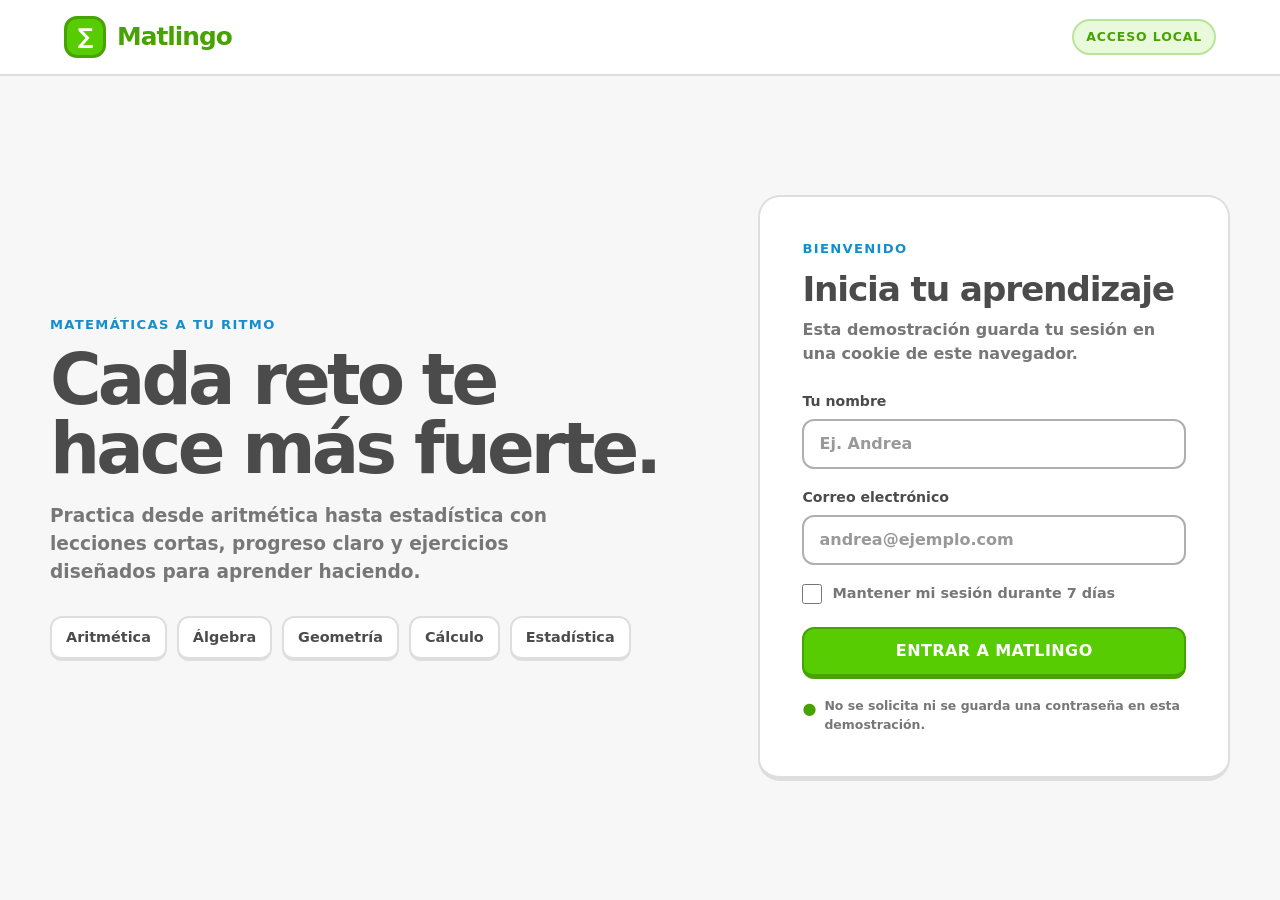
<file: Matlingo/index.html>
<!DOCTYPE html>
<html lang="es">
<head>
    <meta charset="UTF-8">
    <meta name="viewport" content="width=device-width, initial-scale=1.0">
    <title>Matlingo</title>
    <meta name="description" content="Aprende matemáticas paso a paso con Matlingo.">
    <link rel="stylesheet" href="styles.css">
    <script src="js/auth.js" defer></script>
</head>
<body>
    <header class="site-header">
        <div class="brand" aria-label="Matlingo">
            <span class="brand-mark" aria-hidden="true">∑</span>
            <span>Matlingo</span>
        </div>
        <p class="demo-badge">Acceso local</p>
    </header>

    <main class="app-shell">
        <section class="intro-panel" aria-labelledby="main-title">
            <p class="eyebrow">Matemáticas a tu ritmo</p>
            <h1 id="main-title">Cada reto te hace más fuerte.</h1>
            <p class="intro-copy">
                Practica desde aritmética hasta estadística con lecciones cortas,
                progreso claro y ejercicios diseñados para aprender haciendo.
            </p>
            <ul class="subject-list" aria-label="Temas disponibles">
                <li>Aritmética</li>
                <li>Álgebra</li>
                <li>Geometría</li>
                <li>Cálculo</li>
                <li>Estadística</li>
            </ul>
        </section>

        <section id="login-view" class="auth-card" aria-labelledby="login-title">
            <p class="eyebrow">Bienvenido</p>
            <h2 id="login-title">Inicia tu aprendizaje</h2>
            <p class="card-copy">
                Esta demostración guarda tu sesión en una cookie de este navegador.
            </p>

            <form id="login-form" novalidate>
                <div class="field">
                    <label for="name">Tu nombre</label>
                    <input
                        id="name"
                        name="name"
                        type="text"
                        minlength="2"
                        maxlength="40"
                        autocomplete="name"
                        placeholder="Ej. Andrea"
                        required
                    >
                </div>

                <div class="field">
                    <label for="email">Correo electrónico</label>
                    <input
                        id="email"
                        name="email"
                        type="email"
                        maxlength="120"
                        autocomplete="email"
                        placeholder="andrea@ejemplo.com"
                        required
                    >
                </div>

                <label class="remember-row" for="remember">
                    <input id="remember" name="remember" type="checkbox">
                    <span>Mantener mi sesión durante 7 días</span>
                </label>

                <button class="primary-button" type="submit">Entrar a Matlingo</button>
                <p id="form-message" class="form-message" role="status" aria-live="polite"></p>
            </form>

            <p class="privacy-note">
                <span aria-hidden="true">●</span>
                No se solicita ni se guarda una contraseña en esta demostración.
            </p>
        </section>

        <section id="session-view" class="session-card" aria-labelledby="session-title" hidden>
            <div class="profile-header">
                <span id="profile-initial" class="profile-avatar" aria-hidden="true">M</span>
                <div>
                    <strong id="profile-name">Estudiante</strong>
                    <p id="profile-email">correo@ejemplo.com</p>
                </div>
            </div>

            <p class="eyebrow">Sesión recuperada</p>
            <h2 id="session-title">¡Hola, <span id="welcome-name">estudiante</span>!</h2>
            <p class="card-copy">Tu espacio está listo. Elige un tema para comenzar a practicar.</p>
            <p id="session-type" class="session-status"></p>

            <ul class="topics-preview" aria-label="Rutas de aprendizaje">
                <li><span class="topic-icon" aria-hidden="true">+</span>Aritmética</li>
                <li><span class="topic-icon" aria-hidden="true">x</span>Álgebra</li>
                <li><span class="topic-icon" aria-hidden="true">△</span>Geometría</li>
                <li><span class="topic-icon" aria-hidden="true">%</span>Estadística</li>
            </ul>

            <button id="logout-button" class="secondary-button" type="button">Cerrar sesión</button>
            <p id="session-notice" class="session-notice" role="status" aria-live="polite" hidden></p>
        </section>
    </main>
</body>
</html>
</file>
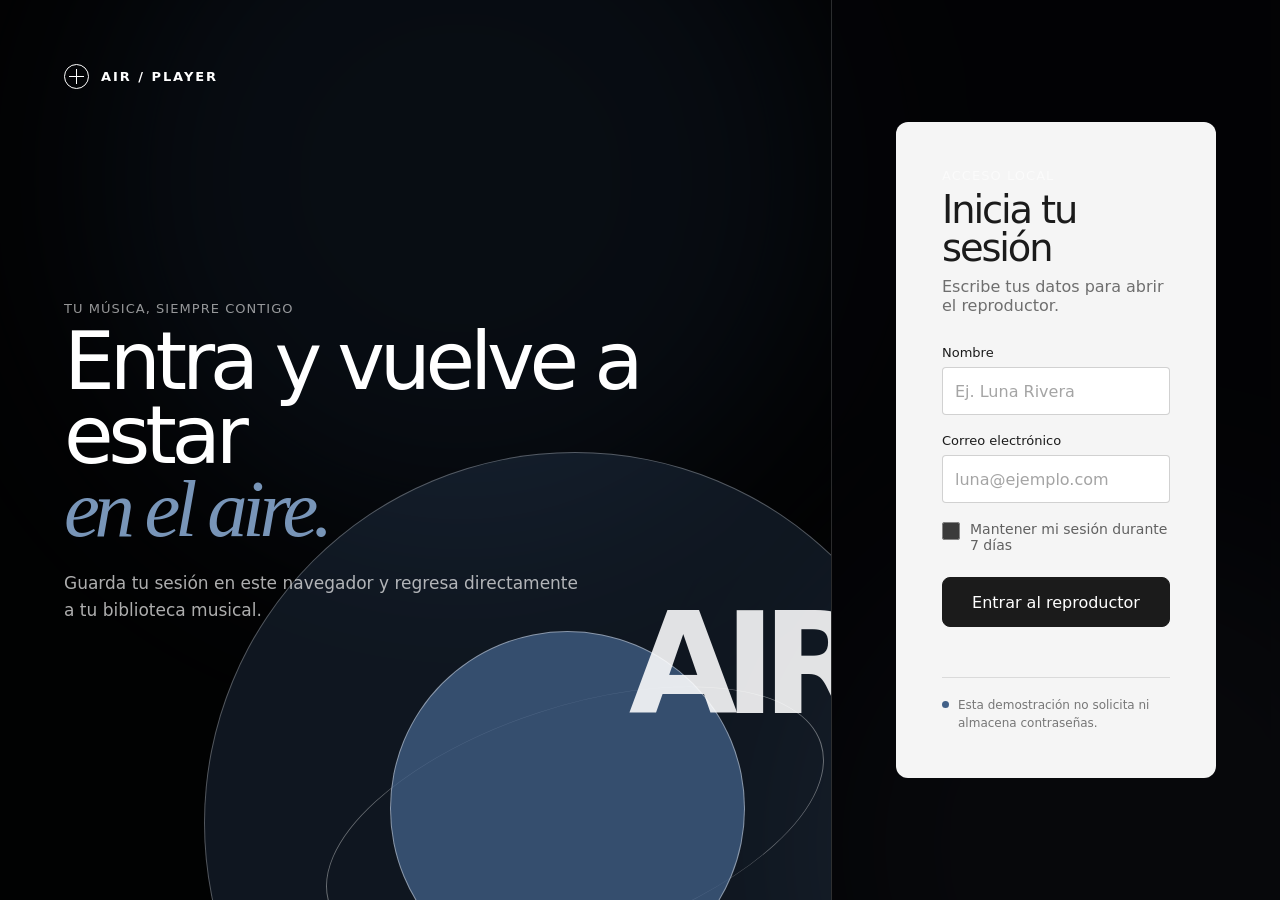
<file: Reproductor/index.html>
<!DOCTYPE html>
<html lang="es">
<head>
    <meta charset="UTF-8">
    <meta name="viewport" content="width=device-width, initial-scale=1.0">
    <meta name="description" content="Reproductor musical responsive con lista de canciones y controles de reproducción.">
    <title>Air Player — Reproductor de música</title>
    <link rel="stylesheet" href="Reproductor.css">
    <script src="auth.js" defer></script>
    <script src="reproductor.js" defer></script>
</head>
<body>
<div class="Atmosfera" aria-hidden="true">
    <span></span>
    <span></span>
</div>

<main class="Acceso" id="VistaAcceso">
    <section class="Acceso_presentacion" aria-labelledby="TituloAcceso">
        <a class="Marca Marca--acceso" href="#" aria-label="Air Player, inicio">
            <span class="Marca_simbolo" aria-hidden="true"></span>
            <span>AIR / PLAYER</span>
        </a>
        <div class="Acceso_mensaje">
            <p class="Etiqueta">Tu música, siempre contigo</p>
            <h1 id="TituloAcceso">Entra y vuelve a estar <em>en el aire.</em></h1>
            <p>Guarda tu sesión en este navegador y regresa directamente a tu biblioteca musical.</p>
        </div>
        <div class="Escultura" aria-hidden="true">
            <span class="Escultura_orbita"></span>
            <span class="Escultura_esfera"></span>
            <strong>AIR</strong>
        </div>
    </section>

    <section class="Acceso_panel" aria-labelledby="TituloFormulario">
        <div class="Acceso_tarjeta">
            <p class="Etiqueta Etiqueta--oscura">Acceso local</p>
            <h2 id="TituloFormulario">Inicia tu sesión</h2>
            <p class="Acceso_descripcion">Escribe tus datos para abrir el reproductor.</p>

            <form id="FormularioAcceso" novalidate>
                <div class="Campo_acceso">
                    <label for="NombreAcceso">Nombre</label>
                    <input
                        id="NombreAcceso"
                        name="name"
                        type="text"
                        minlength="2"
                        maxlength="40"
                        autocomplete="name"
                        placeholder="Ej. Luna Rivera"
                        required
                    >
                </div>

                <div class="Campo_acceso">
                    <label for="CorreoAcceso">Correo electrónico</label>
                    <input
                        id="CorreoAcceso"
                        name="email"
                        type="email"
                        maxlength="120"
                        autocomplete="email"
                        placeholder="luna@ejemplo.com"
                        required
                    >
                </div>

                <label class="Recordar_acceso" for="RecordarAcceso">
                    <input id="RecordarAcceso" name="remember" type="checkbox">
                    <span>Mantener mi sesión durante 7 días</span>
                </label>

                <button class="Boton_entrar" type="submit">Entrar al reproductor</button>
                <p id="MensajeAcceso" class="Mensaje_acceso" role="status" aria-live="polite"></p>
            </form>

            <p class="Nota_privacidad">
                <span aria-hidden="true"></span>
                Esta demostración no solicita ni almacena contraseñas.
            </p>
        </div>
    </section>
</main>

<main class="Reproductor" id="PlayerApp" hidden>
    <header class="Cabecera">
        <a class="Marca" href="#" aria-label="Air Player, inicio">
            <span class="Marca_simbolo" aria-hidden="true"></span>
            <span>AIR / PLAYER</span>
        </a>

        <div class="Cabecera_acciones">
            <span class="Estado_sesion" id="EstadoReproductor" aria-live="polite">Listo para reproducir</span>
            <div class="Perfil_sesion" title="Sesión activa">
                <span class="Perfil_inicial" id="InicialUsuario" aria-hidden="true">A</span>
                <span class="Perfil_datos">
                    <strong id="NombreUsuario">Usuario</strong>
                    <small id="CorreoUsuario">correo@ejemplo.com</small>
                </span>
            </div>
            <button class="Boton_fantasma" id="CerrarSesion" type="button">Cerrar sesión</button>
        </div>
    </header>

    <section class="Panel_izquierdo" aria-labelledby="TituloBiblioteca">
        <div class="Encabezado_seccion">
            <div>
                <p class="Etiqueta">Tu biblioteca · 6 canciones</p>
                <h1 id="TituloBiblioteca">Música para estar <em>en el aire.</em></h1>
            </div>
            <button class="Boton_fantasma" type="button" data-action="shuffle">
                <svg viewBox="0 0 24 24" aria-hidden="true">
                    <path d="M16 3h5v5M4 20 21 3M21 16v5h-5M15 15l6 6M4 4l5 5"/>
                </svg>
                Aleatorio
            </button>
        </div>

        <div class="Columnas_lista" aria-hidden="true">
            <span>#</span>
            <span>Canción</span>
            <span>Álbum</span>
            <span>Duración</span>
        </div>

        <ol class="Lista_canciones" aria-label="Lista de canciones">
            <li>
                <button class="Cancion Cancion_activa" type="button" aria-current="true" data-track="0">
                    <span class="Numero">01</span>
                    <span class="Mini_portada Mini_portada--azul" aria-hidden="true"><i></i></span>
                    <span class="Datos_cancion">
                        <strong>Midnight Glass</strong>
                        <small>Lumen Vale</small>
                    </span>
                    <span class="Album">Cloud Studies</span>
                    <span class="Duracion">00:18</span>
                    <span class="Accion_cancion" aria-hidden="true">•••</span>
                </button>
            </li>
            <li>
                <button class="Cancion" type="button" data-track="1">
                    <span class="Numero">02</span>
                    <span class="Mini_portada Mini_portada--humo" aria-hidden="true"><i></i></span>
                    <span class="Datos_cancion">
                        <strong>Cloudline</strong>
                        <small>Orin Grey</small>
                    </span>
                    <span class="Album">Open Skies</span>
                    <span class="Duracion">00:20</span>
                    <span class="Accion_cancion" aria-hidden="true">•••</span>
                </button>
            </li>
            <li>
                <button class="Cancion" type="button" data-track="2">
                    <span class="Numero">03</span>
                    <span class="Mini_portada Mini_portada--claro" aria-hidden="true"><i></i></span>
                    <span class="Datos_cancion">
                        <strong>Afterglow</strong>
                        <small>Nora Field</small>
                    </span>
                    <span class="Album">Soft Geometry</span>
                    <span class="Duracion">00:22</span>
                    <span class="Accion_cancion" aria-hidden="true">•••</span>
                </button>
            </li>
            <li>
                <button class="Cancion" type="button" data-track="3">
                    <span class="Numero">04</span>
                    <span class="Mini_portada Mini_portada--tinta" aria-hidden="true"><i></i></span>
                    <span class="Datos_cancion">
                        <strong>Still Moving</strong>
                        <small>North/West</small>
                    </span>
                    <span class="Album">Quiet Motion</span>
                    <span class="Duracion">00:19</span>
                    <span class="Accion_cancion" aria-hidden="true">•••</span>
                </button>
            </li>
            <li>
                <button class="Cancion" type="button" data-track="4">
                    <span class="Numero">05</span>
                    <span class="Mini_portada Mini_portada--blanco" aria-hidden="true"><i></i></span>
                    <span class="Datos_cancion">
                        <strong>White Noise</strong>
                        <small>Aster Club</small>
                    </span>
                    <span class="Album">Frequency</span>
                    <span class="Duracion">00:21</span>
                    <span class="Accion_cancion" aria-hidden="true">•••</span>
                </button>
            </li>
            <li>
                <button class="Cancion" type="button" data-track="5">
                    <span class="Numero">06</span>
                    <span class="Mini_portada Mini_portada--noche" aria-hidden="true"><i></i></span>
                    <span class="Datos_cancion">
                        <strong>Last Light</strong>
                        <small>Velvet Hours</small>
                    </span>
                    <span class="Album">Blue Evening</span>
                    <span class="Duracion">00:23</span>
                    <span class="Accion_cancion" aria-hidden="true">•••</span>
                </button>
            </li>
        </ol>
    </section>

    <aside class="Panel_derecho" aria-labelledby="TituloActual">
        <div class="Panel_derecho_cabecera">
            <p class="Etiqueta">Reproduciendo ahora</p>
            <button class="Boton_icono" type="button" aria-label="Guardar en favoritos" data-action="favorite">
                <svg viewBox="0 0 24 24" aria-hidden="true">
                    <path d="M20.8 4.6a5.5 5.5 0 0 0-7.8 0L12 5.7l-1.1-1.1a5.5 5.5 0 0 0-7.8 7.8l1.1 1.1L12 21l7.8-7.5 1.1-1.1a5.5 5.5 0 0 0-.1-7.8Z"/>
                </svg>
            </button>
        </div>

        <div class="Portada" id="PortadaActual" data-theme="azul" role="img" aria-label="Portada abstracta de Midnight Glass">
            <span class="Portada_orbita"></span>
            <span class="Portada_esfera"></span>
            <span class="Portada_nombre">AIR</span>
            <small id="PortadaMeta">Cloud Studies · 2026</small>
        </div>

        <div class="Informacion_actual">
            <p class="Etiqueta" id="AlbumActual">Cloud Studies</p>
            <h2 id="TituloActual">Midnight Glass</h2>
            <p id="ArtistaActual">Lumen Vale</p>
        </div>

        <dl class="Metadatos">
            <div><dt>Año</dt><dd id="AnoActual">2026</dd></div>
            <div><dt>Género</dt><dd id="GeneroActual">Ambient</dd></div>
            <div><dt>Duración</dt><dd id="DuracionActual">00:18</dd></div>
        </dl>
    </aside>

    <nav class="Barra_Musica" aria-label="Controles del reproductor">
        <div class="Cancion_compacta">
            <span class="Mini_portada Mini_portada--azul" id="PortadaCompacta" aria-hidden="true"><i></i></span>
            <span>
                <strong id="TituloCompacto">Midnight Glass</strong>
                <small id="ArtistaCompacto">Lumen Vale</small>
            </span>
        </div>

        <div class="Controles_centrales">
            <div class="Botones_reproduccion">
                <button class="Boton_control" type="button" aria-label="Canción anterior" data-action="previous">
                    <svg viewBox="0 0 24 24" aria-hidden="true"><path d="M19 20 9 12l10-8v16ZM5 19V5"/></svg>
                </button>
                <button class="Boton_reproducir" type="button" aria-label="Reproducir" data-action="play" data-playing="false">
                    <svg class="Icono_play" viewBox="0 0 24 24" aria-hidden="true"><path d="m8 5 11 7-11 7V5Z"/></svg>
                    <svg class="Icono_pausa" viewBox="0 0 24 24" aria-hidden="true"><path d="M9 5v14M15 5v14"/></svg>
                </button>
                <button class="Boton_control" type="button" aria-label="Canción siguiente" data-action="next">
                    <svg viewBox="0 0 24 24" aria-hidden="true"><path d="m5 4 10 8-10 8V4Zm14 1v14"/></svg>
                </button>
            </div>

            <div class="Progreso">
                <time id="TiempoActual" datetime="PT0S">00:00</time>
                <label class="Solo_lectores" for="BarraProgreso">Progreso de la canción</label>
                <input id="BarraProgreso" type="range" min="0" max="18" value="0" aria-valuetext="0 segundos de 18 segundos">
                <time id="TiempoTotal" datetime="PT18S">00:18</time>
            </div>
        </div>

        <div class="Volumen">
            <svg viewBox="0 0 24 24" aria-hidden="true"><path d="M11 5 6 9H2v6h4l5 4V5Zm4.5 3.5a5 5 0 0 1 0 7M18 6a8 8 0 0 1 0 12"/></svg>
            <label class="Solo_lectores" for="ControlVolumen">Volumen</label>
            <input id="ControlVolumen" type="range" min="0" max="100" value="72">
        </div>

        <audio id="Audio" preload="metadata"></audio>
    </nav>

    <p id="AvisoCookie" class="Aviso_cookie" role="status" aria-live="polite" hidden></p>
</main>
</body>
</html>
</file>
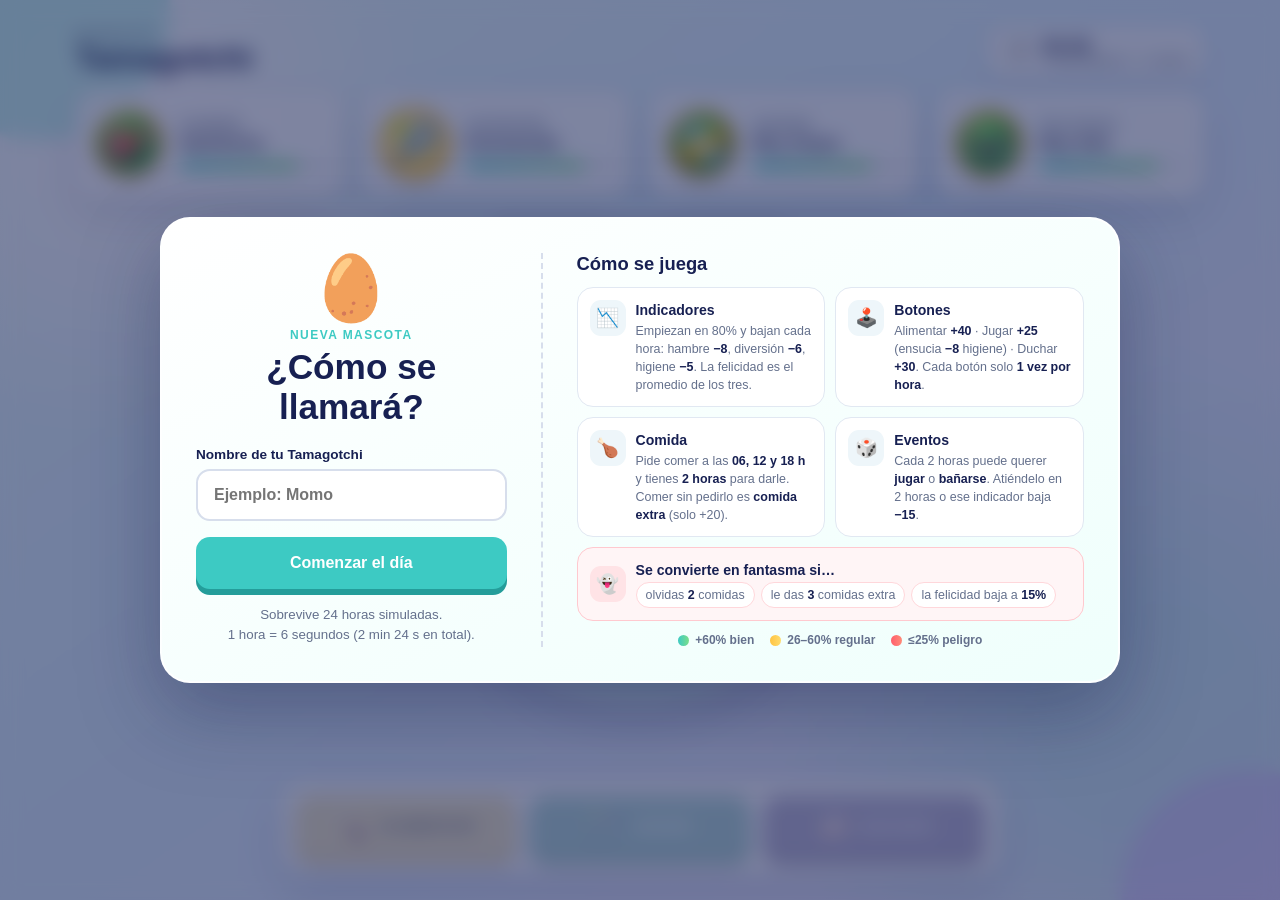
<file: Tamagochi/index.html>
<!DOCTYPE html>
<html lang="es">
<head>
    <meta charset="UTF-8">
    <meta name="viewport" content="width=device-width, initial-scale=1.0">
    <title>Mi Tamagotchi</title>
        <link rel="icon" type="image/png" href="IMGs/Tama.png" />
    <link rel="stylesheet" href="Tamagochi.css">
</head>
<body>
<main class="Panel">
    <header class="Zona_superior">
        <div class="Info_juego">
            <div class="Identidad">
                <span>Mi mascota</span>
                <h1 id="NombreMascota">Tamagotchi</h1>
            </div>

            <div class="Reloj" aria-label="Reloj simulado">
                <span aria-hidden="true">⏱️</span>
                <div>
                    <strong id="Hora">00:00</strong>
                    <small>6 segundos = 1 hora</small>
                </div>
            </div>
        </div>

        <section class="Barra_Estados" aria-label="Estados de la mascota">
            <article class="Estado">
                <img src="IMGs/lleno.png" alt="Indicador de alimentación">
                <div class="Estado_contenido">
                    <span>Hambre</span>
                    <strong id="TextoHambre">Satisfecho</strong>
                    <div class="Medidor" aria-label="Hambre al 80%">
                        <span id="NivelHambre" style="--nivel: 80%"></span>
                    </div>
                </div>
            </article>

            <article class="Estado">
                <span class="Estado_icono" aria-hidden="true">🎾</span>
                <div class="Estado_contenido">
                    <span>Diversión</span>
                    <strong id="TextoDiversion">Entretenido</strong>
                    <div class="Medidor" aria-label="Diversión al 80%">
                        <span id="NivelDiversion" style="--nivel: 80%"></span>
                    </div>
                </div>
            </article>

            <article class="Estado">
                <img src="IMGs/limpio.png" alt="Indicador de higiene">
                <div class="Estado_contenido">
                    <span>Higiene</span>
                    <strong id="TextoHigiene">Muy limpio</strong>
                    <div class="Medidor" aria-label="Higiene al 80%">
                        <span id="NivelHigiene" style="--nivel: 80%"></span>
                    </div>
                </div>
            </article>

            <article class="Estado">
                <img src="IMGs/feliz.png" alt="Indicador de felicidad">
                <div class="Estado_contenido">
                    <span>Felicidad</span>
                    <strong id="TextoFelicidad">Muy feliz</strong>
                    <div class="Medidor" aria-label="Felicidad al 80%">
                        <span id="NivelFelicidad" style="--nivel: 80%"></span>
                    </div>
                </div>
            </article>
        </section>
    </header>

    <section class="Tamagochi" aria-label="Tu mascota virtual">
        <div class="Escenario" id="Escenario">
            <p class="Mensaje" id="Mensaje" aria-live="polite">Escribe un nombre para comenzar</p>
            <p class="Evento oculto" id="Evento" aria-live="assertive"></p>
            <img src="IMGs/Tama.png" alt="Tamagotchi feliz de color turquesa" id="Tama">
            <div class="Fantasma oculto" id="Fantasma" aria-label="La mascota se convirtió en fantasma">👻</div>
            <span class="Sombra" aria-hidden="true"></span>
        </div>
    </section>

    <nav class="Barra_acciones" aria-label="Acciones para cuidar a la mascota">
        <button type="button" id="Alimentar" disabled>
            <span class="Boton_icono" aria-hidden="true">🍗</span>
            <span>Alimentar</span>
        </button>

        <button type="button" id="Jugar" disabled>
            <span class="Boton_icono" aria-hidden="true">🎾</span>
            <span>Jugar</span>
        </button>

        <button type="button" id="Duchar" disabled>
            <span class="Boton_icono" aria-hidden="true">🧼</span>
            <span>Duchar</span>
        </button>
    </nav>
</main>

<div class="Modal" id="ModalInicio" role="dialog" aria-modal="true" aria-labelledby="TituloInicio">
    <div class="Modal_tarjeta Inicio">
        <!-- Columna izquierda: nombre de la mascota -->
        <form class="Inicio_formulario" id="FormularioInicio">
            <span class="Modal_emoji" aria-hidden="true">🥚</span>
            <p class="Modal_etiqueta">Nueva mascota</p>
            <h2 id="TituloInicio">¿Cómo se llamará?</h2>
            <label for="NombreInput">Nombre de tu Tamagotchi</label>
            <input id="NombreInput" name="nombre" type="text" maxlength="18" placeholder="Ejemplo: Momo" required autocomplete="off">
            <button class="Boton_principal" type="submit">Comenzar el día</button>
            <small>Sobrevive 24 horas simuladas.<br>1 hora = 6 segundos (2 min 24 s en total).</small>
        </form>

        <!-- Columna derecha: reglas resumidas -->
        <section class="Reglas" aria-labelledby="TituloReglas">
            <h3 id="TituloReglas">Cómo se juega</h3>

            <div class="Reglas_grid">
                <article class="Regla">
                    <span class="Regla_icono" aria-hidden="true">📉</span>
                    <div>
                        <h4>Indicadores</h4>
                        <p>Empiezan en 80% y bajan cada hora: hambre <b>−8</b>, diversión <b>−6</b>, higiene <b>−5</b>. La felicidad es el promedio de los tres.</p>
                    </div>
                </article>

                <article class="Regla">
                    <span class="Regla_icono" aria-hidden="true">🕹️</span>
                    <div>
                        <h4>Botones</h4>
                        <p>Alimentar <b>+40</b> · Jugar <b>+25</b> (ensucia <b>−8</b> higiene) · Duchar <b>+30</b>. Cada botón solo <b>1 vez por hora</b>.</p>
                    </div>
                </article>

                <article class="Regla">
                    <span class="Regla_icono" aria-hidden="true">🍗</span>
                    <div>
                        <h4>Comida</h4>
                        <p>Pide comer a las <b>06, 12 y 18 h</b> y tienes <b>2 horas</b> para darle. Comer sin pedirlo es <b>comida extra</b> (solo +20).</p>
                    </div>
                </article>

                <article class="Regla">
                    <span class="Regla_icono" aria-hidden="true">🎲</span>
                    <div>
                        <h4>Eventos</h4>
                        <p>Cada 2 horas puede querer <b>jugar</b> o <b>bañarse</b>. Atiéndelo en 2 horas o ese indicador baja <b>−15</b>.</p>
                    </div>
                </article>
            </div>

            <article class="Regla Regla_peligro">
                <span class="Regla_icono" aria-hidden="true">👻</span>
                <div>
                    <h4>Se convierte en fantasma si…</h4>
                    <ul>
                        <li>olvidas <b>2</b> comidas</li>
                        <li>le das <b>3</b> comidas extra</li>
                        <li>la felicidad baja a <b>15%</b></li>
                    </ul>
                </div>
            </article>

            <p class="Reglas_colores">
                <span><i class="Punto bien"></i>+60% bien</span>
                <span><i class="Punto medio"></i>26–60% regular</span>
                <span><i class="Punto peligro"></i>≤25% peligro</span>
            </p>
        </section>
    </div>
</div>

<div class="Modal oculto" id="ModalResumen" role="dialog" aria-modal="true" aria-labelledby="TituloResumen">
    <section class="Modal_tarjeta Resumen">
        <span class="Modal_emoji" id="EmojiResultado" aria-hidden="true">🏆</span>
        <p class="Modal_etiqueta">Resumen del día</p>
        <h2 id="TituloResumen">¡Día completado!</h2>
        <p id="TextoResultado"></p>
        <dl class="Resumen_datos">
            <div><dt>Horas</dt><dd id="ResumenHoras">0</dd></div>
            <div><dt>Alimentos</dt><dd id="ResumenAlimentos">0</dd></div>
            <div><dt>Juegos</dt><dd id="ResumenJuegos">0</dd></div>
            <div><dt>Baños</dt><dd id="ResumenBanos">0</dd></div>
            <div><dt>Eventos atendidos</dt><dd id="ResumenEventos">0</dd></div>
            <div><dt>Eventos ignorados</dt><dd id="ResumenIgnorados">0</dd></div>
            <div><dt>Comidas olvidadas</dt><dd id="ResumenOlvidadas">0</dd></div>
            <div><dt>Felicidad final</dt><dd id="ResumenFelicidad">0%</dd></div>
        </dl>
        <button class="Boton_principal" id="Reiniciar" type="button">Jugar otra vez</button>
    </section>
</div>

<script src="Tamagochi.js"></script>
</body>
</html>
</file>
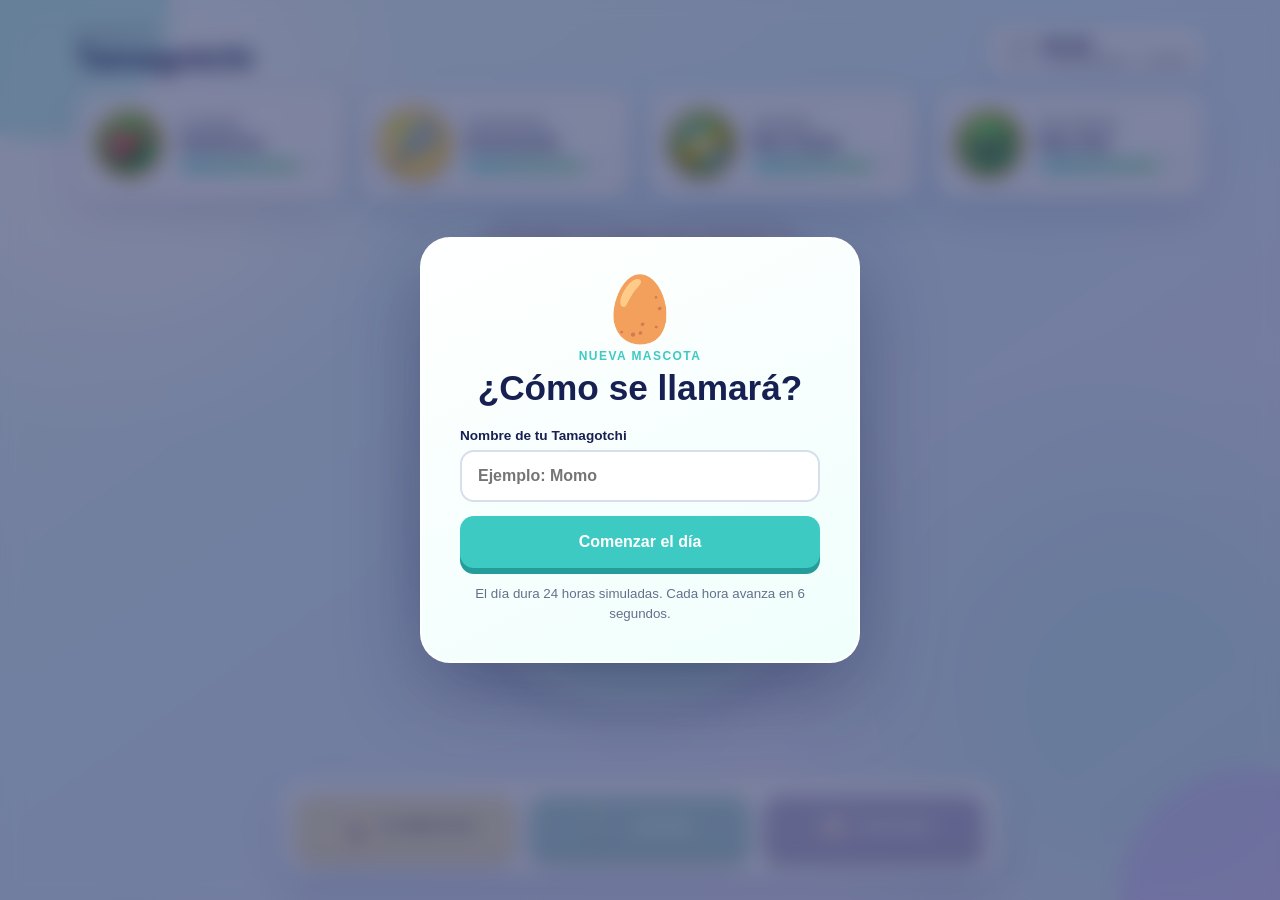
<file: Tamagochi/Tamagochi.html>
<!DOCTYPE html>
<html lang="es">
<head>
    <meta charset="UTF-8">
    <meta name="viewport" content="width=device-width, initial-scale=1.0">
    <title>Mi Tamagotchi</title>
    <link rel="stylesheet" href="Tamagochi.css">
</head>
<body>
<main class="Panel">
    <header class="Zona_superior">
        <div class="Info_juego">
            <div class="Identidad">
                <span>Mi mascota</span>
                <h1 id="NombreMascota">Tamagotchi</h1>
            </div>

            <div class="Reloj" aria-label="Reloj simulado">
                <span aria-hidden="true">⏱️</span>
                <div>
                    <strong id="Hora">00:00</strong>
                    <small>6 segundos = 1 hora</small>
                </div>
            </div>
        </div>

        <section class="Barra_Estados" aria-label="Estados de la mascota">
            <article class="Estado">
                <img src="IMGs/lleno.png" alt="Indicador de alimentación">
                <div class="Estado_contenido">
                    <span>Hambre</span>
                    <strong id="TextoHambre">Satisfecho</strong>
                    <div class="Medidor" aria-label="Hambre al 80%">
                        <span id="NivelHambre" style="--nivel: 80%"></span>
                    </div>
                </div>
            </article>

            <article class="Estado">
                <span class="Estado_icono" aria-hidden="true">🎾</span>
                <div class="Estado_contenido">
                    <span>Diversión</span>
                    <strong id="TextoDiversion">Entretenido</strong>
                    <div class="Medidor" aria-label="Diversión al 80%">
                        <span id="NivelDiversion" style="--nivel: 80%"></span>
                    </div>
                </div>
            </article>

            <article class="Estado">
                <img src="IMGs/limpio.png" alt="Indicador de higiene">
                <div class="Estado_contenido">
                    <span>Higiene</span>
                    <strong id="TextoHigiene">Muy limpio</strong>
                    <div class="Medidor" aria-label="Higiene al 80%">
                        <span id="NivelHigiene" style="--nivel: 80%"></span>
                    </div>
                </div>
            </article>

            <article class="Estado">
                <img src="IMGs/feliz.png" alt="Indicador de felicidad">
                <div class="Estado_contenido">
                    <span>Felicidad</span>
                    <strong id="TextoFelicidad">Muy feliz</strong>
                    <div class="Medidor" aria-label="Felicidad al 80%">
                        <span id="NivelFelicidad" style="--nivel: 80%"></span>
                    </div>
                </div>
            </article>
        </section>
    </header>

    <section class="Tamagochi" aria-label="Tu mascota virtual">
        <div class="Escenario" id="Escenario">
            <p class="Mensaje" id="Mensaje" aria-live="polite">Escribe un nombre para comenzar</p>
            <p class="Evento oculto" id="Evento" aria-live="assertive"></p>
            <img src="IMGs/Tama.png" alt="Tamagotchi feliz de color turquesa" id="Tama">
            <div class="Fantasma oculto" id="Fantasma" aria-label="La mascota se convirtió en fantasma">👻</div>
            <span class="Sombra" aria-hidden="true"></span>
        </div>
    </section>

    <nav class="Barra_acciones" aria-label="Acciones para cuidar a la mascota">
        <button type="button" id="Alimentar" disabled>
            <span class="Boton_icono" aria-hidden="true">🍗</span>
            <span>Alimentar</span>
        </button>

        <button type="button" id="Jugar" disabled>
            <span class="Boton_icono" aria-hidden="true">🎾</span>
            <span>Jugar</span>
        </button>

        <button type="button" id="Duchar" disabled>
            <span class="Boton_icono" aria-hidden="true">🧼</span>
            <span>Duchar</span>
        </button>
    </nav>
</main>

<div class="Modal" id="ModalInicio" role="dialog" aria-modal="true" aria-labelledby="TituloInicio">
    <form class="Modal_tarjeta" id="FormularioInicio">
        <span class="Modal_emoji" aria-hidden="true">🥚</span>
        <p class="Modal_etiqueta">Nueva mascota</p>
        <h2 id="TituloInicio">¿Cómo se llamará?</h2>
        <label for="NombreInput">Nombre de tu Tamagotchi</label>
        <input id="NombreInput" name="nombre" type="text" maxlength="18" placeholder="Ejemplo: Momo" required autocomplete="off">
        <button class="Boton_principal" type="submit">Comenzar el día</button>
        <small>El día dura 24 horas simuladas. Cada hora avanza en 6 segundos.</small>
    </form>
</div>

<div class="Modal oculto" id="ModalResumen" role="dialog" aria-modal="true" aria-labelledby="TituloResumen">
    <section class="Modal_tarjeta Resumen">
        <span class="Modal_emoji" id="EmojiResultado" aria-hidden="true">🏆</span>
        <p class="Modal_etiqueta">Resumen del día</p>
        <h2 id="TituloResumen">¡Día completado!</h2>
        <p id="TextoResultado"></p>
        <dl class="Resumen_datos">
            <div><dt>Horas</dt><dd id="ResumenHoras">0</dd></div>
            <div><dt>Alimentos</dt><dd id="ResumenAlimentos">0</dd></div>
            <div><dt>Juegos</dt><dd id="ResumenJuegos">0</dd></div>
            <div><dt>Baños</dt><dd id="ResumenBanos">0</dd></div>
            <div><dt>Eventos atendidos</dt><dd id="ResumenEventos">0</dd></div>
            <div><dt>Felicidad final</dt><dd id="ResumenFelicidad">0%</dd></div>
        </dl>
        <button class="Boton_principal" id="Reiniciar" type="button">Jugar otra vez</button>
    </section>
</div>

<script src="Tamagochi.js"></script>
</body>
</html>
</file>
<file: Matlingo/styles.css>
:root {
  --green: #58cc02;
  --green-dark: #46a302;
  --green-soft: #e9f9dc;
  --blue: #1cb0f6;
  --blue-dark: #168dcc;
  --blue-soft: #e4f6ff;
  --charcoal: #4b4b4b;
  --gray: #777777;
  --border: #dedede;
  --border-strong: #afafaf;
  --surface: #ffffff;
  --background: #f7f7f7;
  --danger: #d33131;
  --radius: 16px;
  --font: "Nunito", "Segoe UI", system-ui, sans-serif;
}

* {
  box-sizing: border-box;
}

html {
  min-height: 100%;
  background: var(--background);
}

body {
  min-height: 100vh;
  margin: 0;
  color: var(--charcoal);
  background: var(--background);
  font-family: var(--font);
  line-height: 1.5;
}

button,
input {
  font: inherit;
}

button,
label,
input[type="checkbox"] {
  cursor: pointer;
}

.site-header {
  display: flex;
  align-items: center;
  justify-content: space-between;
  width: 100%;
  min-height: 76px;
  padding: 14px clamp(20px, 5vw, 72px);
  border-bottom: 2px solid var(--border);
  background: var(--surface);
}

.brand {
  display: inline-flex;
  align-items: center;
  gap: 11px;
  color: var(--green-dark);
  font-size: clamp(1.25rem, 2vw, 1.55rem);
  font-weight: 900;
  letter-spacing: -0.04em;
}

.brand-mark {
  display: grid;
  width: 42px;
  height: 42px;
  place-items: center;
  border: 3px solid var(--green-dark);
  border-radius: 13px;
  background: var(--green);
  color: #ffffff;
  font-size: 1.35rem;
  line-height: 1;
}

.demo-badge {
  margin: 0;
  padding: 7px 12px;
  border: 2px solid #b9e59a;
  border-radius: 999px;
  color: var(--green-dark);
  background: var(--green-soft);
  font-size: 0.78rem;
  font-weight: 900;
  letter-spacing: 0.07em;
  text-transform: uppercase;
}

.app-shell {
  display: grid;
  grid-template-columns: minmax(0, 1.05fr) minmax(360px, 0.8fr);
  gap: clamp(32px, 7vw, 96px);
  align-items: center;
  width: min(1180px, calc(100% - 40px));
  min-height: calc(100vh - 76px);
  margin: 0 auto;
  padding: 48px 0;
}

.intro-panel {
  max-width: 610px;
}

.eyebrow {
  margin: 0 0 12px;
  color: var(--blue-dark);
  font-size: 0.82rem;
  font-weight: 900;
  letter-spacing: 0.1em;
  text-transform: uppercase;
}

h1,
h2,
p {
  margin-top: 0;
}

h1 {
  max-width: 650px;
  margin-bottom: 18px;
  font-size: clamp(2.35rem, 5.5vw, 4.7rem);
  font-weight: 900;
  letter-spacing: -0.055em;
  line-height: 0.98;
}

.intro-copy {
  max-width: 540px;
  margin-bottom: 30px;
  color: var(--gray);
  font-size: clamp(1rem, 1.6vw, 1.16rem);
  font-weight: 700;
}

.subject-list {
  display: flex;
  flex-wrap: wrap;
  gap: 10px;
  margin: 0;
  padding: 0;
  list-style: none;
}

.subject-list li {
  padding: 9px 14px;
  border: 2px solid var(--border);
  border-bottom-width: 4px;
  border-radius: 12px;
  background: var(--surface);
  color: var(--charcoal);
  font-size: 0.9rem;
  font-weight: 900;
}

.auth-card,
.session-card {
  width: 100%;
  padding: clamp(26px, 4vw, 42px);
  border: 2px solid var(--border);
  border-bottom-width: 5px;
  border-radius: 22px;
  background: var(--surface);
}

.auth-card h2,
.session-card h2 {
  margin-bottom: 8px;
  font-size: clamp(1.65rem, 3vw, 2.15rem);
  font-weight: 900;
  letter-spacing: -0.035em;
  line-height: 1.15;
}

.card-copy {
  margin-bottom: 25px;
  color: var(--gray);
  font-weight: 700;
}

.field {
  display: grid;
  gap: 7px;
  margin-bottom: 18px;
}

.field label {
  font-size: 0.88rem;
  font-weight: 900;
}

.field input {
  width: 100%;
  min-height: 50px;
  padding: 0 15px;
  border: 2px solid var(--border-strong);
  border-radius: 12px;
  outline: none;
  color: var(--charcoal);
  background: var(--surface);
  font-weight: 700;
}

.field input::placeholder {
  color: #999999;
}

.field input:focus {
  border-color: var(--blue);
  box-shadow: 0 0 0 3px var(--blue-soft);
}

.remember-row {
  display: flex;
  align-items: flex-start;
  gap: 10px;
  margin: 2px 0 22px;
  color: var(--gray);
  font-size: 0.9rem;
  font-weight: 800;
}

.remember-row input {
  width: 20px;
  height: 20px;
  margin: 1px 0 0;
  accent-color: var(--green);
  flex: 0 0 auto;
}

.primary-button,
.secondary-button {
  width: 100%;
  min-height: 52px;
  padding: 0 20px;
  border-radius: 12px;
  font-weight: 900;
  letter-spacing: 0.025em;
  text-transform: uppercase;
  transition: transform 120ms ease, border-bottom-width 120ms ease;
}

.primary-button {
  border: 2px solid var(--green-dark);
  border-bottom-width: 5px;
  background: var(--green);
  color: #ffffff;
}

.secondary-button {
  border: 2px solid var(--border-strong);
  border-bottom-width: 5px;
  background: var(--surface);
  color: var(--charcoal);
}

.primary-button:hover,
.primary-button:focus-visible {
  background: #61dc04;
}

.secondary-button:hover,
.secondary-button:focus-visible {
  border-color: var(--blue);
  color: var(--blue-dark);
}

.primary-button:active,
.secondary-button:active {
  transform: translateY(3px);
  border-bottom-width: 2px;
}

.privacy-note {
  display: flex;
  gap: 8px;
  margin: 18px 0 0;
  color: var(--gray);
  font-size: 0.78rem;
  font-weight: 700;
}

.privacy-note span {
  color: var(--green-dark);
  font-size: 1rem;
}

.form-message,
.session-notice {
  min-height: 24px;
  margin: 12px 0 0;
  color: var(--danger);
  font-size: 0.86rem;
  font-weight: 800;
}

.form-message:empty {
  min-height: 0;
}

.profile-header {
  display: flex;
  align-items: center;
  gap: 15px;
  margin-bottom: 28px;
  padding-bottom: 24px;
  border-bottom: 2px solid var(--border);
}

.profile-avatar {
  display: grid;
  width: 58px;
  height: 58px;
  place-items: center;
  border: 3px solid var(--blue-dark);
  border-radius: 18px;
  background: var(--blue);
  color: #ffffff;
  font-size: 1.55rem;
  font-weight: 900;
}

.profile-header p {
  margin-bottom: 0;
  color: var(--gray);
  font-size: 0.87rem;
  font-weight: 700;
  overflow-wrap: anywhere;
}

.profile-header strong {
  display: block;
  font-size: 1.12rem;
  font-weight: 900;
}

.session-status {
  margin: 0 0 22px;
  padding: 14px 16px;
  border: 2px solid #b9e59a;
  border-radius: 12px;
  background: var(--green-soft);
  color: var(--green-dark);
  font-size: 0.9rem;
  font-weight: 900;
}

.topics-preview {
  display: grid;
  grid-template-columns: repeat(2, minmax(0, 1fr));
  gap: 10px;
  margin: 0 0 24px;
  padding: 0;
  list-style: none;
}

.topics-preview li {
  display: flex;
  align-items: center;
  gap: 9px;
  min-height: 48px;
  padding: 10px;
  border: 2px solid var(--border);
  border-radius: 12px;
  font-size: 0.8rem;
  font-weight: 900;
}

.topic-icon {
  display: grid;
  width: 28px;
  height: 28px;
  place-items: center;
  border-radius: 8px;
  background: var(--blue-soft);
  color: var(--blue-dark);
  font-size: 1rem;
  flex: 0 0 auto;
}

[hidden] {
  display: none !important;
}

@media (max-width: 820px) {
  .app-shell {
    grid-template-columns: 1fr;
    width: min(620px, calc(100% - 32px));
    gap: 35px;
    padding: 42px 0;
  }

  .intro-panel {
    text-align: center;
  }

  .intro-copy {
    margin-right: auto;
    margin-left: auto;
  }

  .subject-list {
    justify-content: center;
  }
}

@media (max-width: 520px) {
  .site-header {
    min-height: 66px;
    padding: 10px 16px;
  }

  .brand-mark {
    width: 38px;
    height: 38px;
  }

  .demo-badge {
    padding: 6px 9px;
    font-size: 0.67rem;
  }

  .app-shell {
    min-height: calc(100vh - 66px);
    padding: 30px 0;
  }

  .auth-card,
  .session-card {
    padding: 24px 20px;
  }

  .topics-preview {
    grid-template-columns: 1fr;
  }
}

@media (prefers-reduced-motion: reduce) {
  *,
  *::before,
  *::after {
    scroll-behavior: auto !important;
    transition: none !important;
  }
}
</file>
<file: Reproductor/Reproductor.css>
:root {
    --color-whiteout: #ffffff;
    --color-haze: #f5f5f5;
    --color-ink: #1b1b1b;
    --color-black-void: #000000;
    --color-twilight-blue: #426188;
    --color-signal-blue: #2b7fff;
    --color-line: rgba(255, 255, 255, 0.16);
    --color-muted: rgba(255, 255, 255, 0.58);
    --font-control: Inter, ui-sans-serif, system-ui, -apple-system, BlinkMacSystemFont, "Segoe UI", sans-serif;
    --radius-inputs: 4px;
    --radius-buttons: 8px;
    --radius-cards: 12px;
    --page-max-width: 1440px;
}

* {
    box-sizing: border-box;
}

html {
    color-scheme: dark;
}

html,
body {
    min-height: 100%;
}

body {
    min-height: 100vh;
    min-height: 100svh;
    margin: 0;
    overflow: hidden;
    color: var(--color-whiteout);
    font-family: var(--font-control);
    font-size: 16px;
    font-weight: 500;
    background: var(--color-black-void);
}

button,
input {
    font: inherit;
}

button,
a,
input[type="range"] {
    -webkit-tap-highlight-color: transparent;
}

button {
    color: inherit;
}

svg {
    width: 22px;
    height: 22px;
    fill: none;
    stroke: currentColor;
    stroke-width: 1.7;
    stroke-linecap: round;
    stroke-linejoin: round;
}

[hidden] {
    display: none !important;
}

.Atmosfera {
    position: fixed;
    inset: 0;
    z-index: -1;
    overflow: hidden;
    background: #050608;
}

.Atmosfera span {
    position: absolute;
    display: block;
    border-radius: 50%;
    filter: blur(90px);
    opacity: 0.58;
}

.Atmosfera span:first-child {
    top: -20%;
    left: 8%;
    width: 56vw;
    height: 56vw;
    background: #263d5b;
}

.Atmosfera span:last-child {
    right: -12%;
    bottom: -28%;
    width: 48vw;
    height: 48vw;
    background: #3d4856;
}

.Acceso {
    width: 100%;
    min-height: 100vh;
    min-height: 100svh;
    display: grid;
    grid-template-columns: minmax(0, 1.3fr) minmax(420px, 0.7fr);
    background: rgba(0, 0, 0, 0.66);
}

.Acceso_presentacion {
    position: relative;
    min-width: 0;
    min-height: 100svh;
    padding: clamp(28px, 5vw, 72px);
    display: flex;
    flex-direction: column;
    justify-content: space-between;
    overflow: hidden;
    border-right: 1px solid var(--color-line);
}

.Marca--acceso {
    position: relative;
    z-index: 2;
    align-self: flex-start;
}

.Acceso_mensaje {
    position: relative;
    z-index: 2;
    width: min(680px, 92%);
    margin: auto 0;
    padding-block: 72px;
}

.Acceso_mensaje h1 {
    margin: 0 0 24px;
    font-size: clamp(48px, 6.3vw, 94px);
    font-weight: 500;
    letter-spacing: -0.065em;
    line-height: 0.92;
}

.Acceso_mensaje h1 em {
    display: block;
    color: #7895b8;
    font-family: Georgia, "Times New Roman", serif;
    font-weight: 400;
}

.Acceso_mensaje > p:last-child {
    max-width: 520px;
    margin: 0;
    color: rgba(255, 255, 255, 0.68);
    font-size: 17px;
    font-weight: 400;
    line-height: 1.6;
}

.Escultura {
    position: absolute;
    right: -9vw;
    bottom: -23vw;
    width: min(58vw, 760px);
    aspect-ratio: 1;
    border: 1px solid rgba(255, 255, 255, 0.28);
    border-radius: 50%;
    background: rgba(66, 97, 136, 0.22);
}

.Escultura_orbita {
    position: absolute;
    inset: 15%;
    border: 1px solid rgba(255, 255, 255, 0.38);
    border-radius: 50%;
    transform: rotate(-18deg) scaleY(0.45);
}

.Escultura_esfera {
    position: absolute;
    top: 24%;
    left: 25%;
    width: 48%;
    aspect-ratio: 1;
    border: 1px solid rgba(255, 255, 255, 0.42);
    border-radius: 50%;
    background: rgba(66, 97, 136, 0.76);
}

.Escultura strong {
    position: absolute;
    top: 19%;
    right: 12%;
    color: rgba(255, 255, 255, 0.88);
    font-size: clamp(72px, 11vw, 160px);
    font-weight: 900;
    letter-spacing: -0.1em;
    line-height: 1;
}

.Acceso_panel {
    min-height: 100svh;
    padding: clamp(24px, 5vw, 72px);
    display: grid;
    place-items: center;
    background: rgba(4, 5, 7, 0.58);
}

.Acceso_tarjeta {
    width: min(100%, 460px);
    padding: clamp(28px, 4vw, 46px);
    border-radius: var(--radius-cards);
    color: var(--color-ink);
    background: var(--color-haze);
}

.Etiqueta--oscura {
    color: rgba(27, 27, 27, 0.56);
}

.Acceso_tarjeta h2 {
    margin: 0 0 10px;
    font-size: clamp(32px, 3vw, 44px);
    font-weight: 500;
    letter-spacing: -0.055em;
    line-height: 1;
}

.Acceso_descripcion {
    margin: 0 0 30px;
    color: rgba(27, 27, 27, 0.62);
    font-weight: 400;
}

.Campo_acceso {
    margin-bottom: 18px;
    display: grid;
    gap: 7px;
}

.Campo_acceso label {
    font-size: 13px;
}

.Campo_acceso input {
    width: 100%;
    min-height: 48px;
    padding: 10px 12px;
    border: 1px solid rgba(27, 27, 27, 0.2);
    border-radius: var(--radius-inputs);
    outline: 0;
    color: var(--color-ink);
    background: var(--color-whiteout);
}

.Campo_acceso input::placeholder {
    color: rgba(27, 27, 27, 0.4);
}

.Campo_acceso input:focus {
    border-color: var(--color-signal-blue);
    outline: 2px solid rgba(43, 127, 255, 0.18);
    outline-offset: 0;
}

.Recordar_acceso {
    margin: 4px 0 24px;
    display: flex;
    align-items: flex-start;
    gap: 10px;
    color: rgba(27, 27, 27, 0.68);
    font-size: 14px;
    font-weight: 400;
    cursor: pointer;
}

.Recordar_acceso input {
    width: 18px;
    height: 18px;
    margin: 1px 0 0;
    accent-color: var(--color-ink);
    flex: 0 0 auto;
}

.Boton_entrar {
    width: 100%;
    min-height: 50px;
    padding: 10px 18px;
    border: 1px solid var(--color-ink);
    border-radius: var(--radius-buttons);
    color: var(--color-whiteout);
    cursor: pointer;
    background: var(--color-ink);
    transition: color 160ms ease, background 160ms ease;
}

.Boton_entrar:hover,
.Boton_entrar:focus-visible {
    color: var(--color-ink);
    background: transparent;
}

.Mensaje_acceso {
    min-height: 22px;
    margin: 10px 0 0;
    color: #a32929;
    font-size: 13px;
    font-weight: 500;
}

.Nota_privacidad {
    margin: 18px 0 0;
    padding-top: 18px;
    display: flex;
    align-items: flex-start;
    gap: 9px;
    border-top: 1px solid rgba(27, 27, 27, 0.12);
    color: rgba(27, 27, 27, 0.58);
    font-size: 12px;
    font-weight: 400;
    line-height: 1.5;
}

.Nota_privacidad span {
    width: 7px;
    height: 7px;
    margin-top: 5px;
    border-radius: 50%;
    background: var(--color-twilight-blue);
    flex: 0 0 auto;
}

.Reproductor {
    width: 100%;
    height: 100vh;
    height: 100svh;
    margin: 0;
    display: grid;
    grid-template-columns: minmax(0, 1.65fr) minmax(320px, 0.75fr);
    grid-template-rows: 72px minmax(0, 1fr) auto;
    overflow: hidden;
    border: 0;
    border-radius: 0;
    background: rgba(0, 0, 0, 0.76);
    backdrop-filter: blur(36px);
}

.Cabecera {
    grid-column: 1 / -1;
    min-width: 0;
    padding: 0 24px;
    display: flex;
    align-items: center;
    justify-content: space-between;
    gap: 20px;
    border-bottom: 1px solid var(--color-line);
}

.Marca {
    display: inline-flex;
    align-items: center;
    gap: 12px;
    color: var(--color-whiteout);
    font-size: 13px;
    font-weight: 900;
    letter-spacing: 0.15em;
    text-decoration: none;
}

.Marca_simbolo {
    position: relative;
    width: 25px;
    height: 25px;
    display: block;
    border: 1px solid var(--color-whiteout);
    border-radius: 50%;
}

.Marca_simbolo::before,
.Marca_simbolo::after {
    position: absolute;
    content: "";
    background: var(--color-whiteout);
}

.Marca_simbolo::before {
    top: 11px;
    left: 4px;
    width: 15px;
    height: 1px;
}

.Marca_simbolo::after {
    top: 4px;
    left: 11px;
    width: 1px;
    height: 15px;
}

.Cabecera_acciones {
    display: flex;
    align-items: center;
    gap: 16px;
}

.Perfil_sesion {
    min-width: 0;
    display: flex;
    align-items: center;
    gap: 9px;
}

.Perfil_inicial {
    width: 34px;
    height: 34px;
    display: grid;
    place-items: center;
    border: 1px solid rgba(255, 255, 255, 0.48);
    border-radius: 50%;
    color: var(--color-whiteout);
    background: var(--color-twilight-blue);
    font-size: 13px;
}

.Perfil_datos {
    min-width: 0;
    max-width: 150px;
}

.Perfil_datos strong,
.Perfil_datos small {
    display: block;
    overflow: hidden;
    text-overflow: ellipsis;
    white-space: nowrap;
}

.Perfil_datos strong {
    font-size: 13px;
    font-weight: 500;
}

.Perfil_datos small {
    color: var(--color-muted);
    font-size: 10px;
    font-weight: 400;
}

.Estado_sesion {
    color: var(--color-muted);
    font-size: 13px;
}

.Boton_fantasma {
    min-height: 40px;
    padding: 8px 16px;
    display: inline-flex;
    align-items: center;
    justify-content: center;
    gap: 8px;
    border: 1px solid rgba(255, 255, 255, 0.72);
    border-radius: var(--radius-buttons);
    cursor: pointer;
    background: transparent;
    transition: color 160ms ease, background 160ms ease, border-color 160ms ease;
}

.Boton_fantasma svg {
    width: 18px;
    height: 18px;
}

.Boton_fantasma:hover {
    color: var(--color-ink);
    border-color: var(--color-haze);
    background: var(--color-haze);
}

.Boton_fantasma[aria-pressed="true"],
.Boton_icono[aria-pressed="true"] {
    color: var(--color-ink);
    border-color: var(--color-haze);
    background: var(--color-haze);
}

.Panel_izquierdo {
    min-width: 0;
    min-height: 0;
    padding: clamp(24px, 3vw, 44px);
    overflow-y: auto;
    scrollbar-width: thin;
    scrollbar-color: rgba(255, 255, 255, 0.28) transparent;
}

.Encabezado_seccion {
    margin-bottom: 32px;
    display: flex;
    align-items: end;
    justify-content: space-between;
    gap: 24px;
}

.Etiqueta {
    margin: 0 0 8px;
    color: var(--color-muted);
    font-size: 13px;
    font-weight: 500;
    letter-spacing: 0.08em;
    text-transform: uppercase;
}

.Encabezado_seccion h1 {
    max-width: 720px;
    margin: 0;
    font-size: clamp(34px, 4.2vw, 58px);
    font-weight: 500;
    letter-spacing: -0.055em;
    line-height: 0.98;
}

.Encabezado_seccion h1 em {
    display: inline-block;
    color: var(--color-twilight-blue);
    font-family: Georgia, "Times New Roman", serif;
    font-weight: 400;
}

.Columnas_lista {
    padding: 0 16px 10px;
    display: grid;
    grid-template-columns: 34px minmax(220px, 1.5fr) minmax(120px, 0.75fr) 72px;
    gap: 12px;
    color: var(--color-muted);
    font-size: 12px;
    letter-spacing: 0.07em;
    text-transform: uppercase;
}

.Columnas_lista span:last-child {
    text-align: right;
}

.Lista_canciones {
    margin: 0;
    padding: 0;
    display: grid;
    gap: 8px;
    list-style: none;
}

.Cancion {
    width: 100%;
    min-width: 0;
    min-height: 76px;
    padding: 10px 16px;
    display: grid;
    grid-template-columns: 34px 52px minmax(155px, 1.5fr) minmax(110px, 0.75fr) 58px 22px;
    align-items: center;
    gap: 12px;
    border: 1px solid transparent;
    border-radius: var(--radius-buttons);
    text-align: left;
    cursor: pointer;
    background: transparent;
    transition: border-color 160ms ease, background 160ms ease;
}

.Cancion:hover {
    border-color: var(--color-line);
    background: rgba(255, 255, 255, 0.06);
}

.Cancion_activa {
    color: var(--color-ink);
    border-color: var(--color-haze);
    background: var(--color-haze);
}

.Numero,
.Album,
.Duracion,
.Accion_cancion {
    color: var(--color-muted);
    font-size: 13px;
}

.Cancion.esta-sonando .Accion_cancion {
    color: currentColor;
    font-size: 0;
}

.Cancion.esta-sonando .Accion_cancion::before {
    content: "▮ ▮ ▮";
    font-size: 9px;
    letter-spacing: -2px;
    animation: sonido 800ms ease-in-out infinite alternate;
}

.Cancion_activa .Numero,
.Cancion_activa .Album,
.Cancion_activa .Duracion {
    color: rgba(27, 27, 27, 0.58);
}

.Duracion,
.Accion_cancion {
    text-align: right;
}

.Mini_portada {
    position: relative;
    width: 52px;
    height: 52px;
    display: block;
    overflow: hidden;
    border: 1px solid rgba(255, 255, 255, 0.18);
    border-radius: 11px;
    background: #1f2935;
}

.Mini_portada i {
    position: absolute;
    top: 11px;
    left: 13px;
    width: 28px;
    height: 28px;
    display: block;
    border: 1px solid currentColor;
    border-radius: 50%;
}

.Mini_portada--azul {
    color: #ffffff;
    background: #426188;
}

.Mini_portada--humo {
    color: #8ea2b9;
    background: #202326;
}

.Mini_portada--claro {
    color: #1b1b1b;
    background: #d8dde2;
}

.Mini_portada--tinta {
    color: #426188;
    background: #0b0b0c;
}

.Mini_portada--blanco {
    color: #426188;
    background: #f5f5f5;
}

.Mini_portada--noche {
    color: #ffffff;
    background: #18263a;
}

.Datos_cancion {
    min-width: 0;
    display: block;
}

.Datos_cancion strong,
.Datos_cancion small {
    display: block;
    overflow: hidden;
    text-overflow: ellipsis;
    white-space: nowrap;
}

.Datos_cancion strong {
    margin-bottom: 4px;
    font-size: 15px;
    font-weight: 500;
}

.Datos_cancion small {
    color: var(--color-muted);
    font-size: 13px;
}

.Cancion_activa .Datos_cancion small {
    color: rgba(27, 27, 27, 0.58);
}

.Indicador_sonido {
    height: 18px;
    display: flex;
    align-items: end;
    justify-content: end;
    gap: 2px;
}

.Indicador_sonido i {
    width: 2px;
    display: block;
    background: var(--color-ink);
    animation: sonido 800ms ease-in-out infinite alternate;
}

.Indicador_sonido i:nth-child(1) {
    height: 8px;
}

.Indicador_sonido i:nth-child(2) {
    height: 15px;
    animation-delay: 200ms;
}

.Indicador_sonido i:nth-child(3) {
    height: 11px;
    animation-delay: 400ms;
}

.Panel_derecho {
    min-width: 0;
    min-height: 0;
    padding: clamp(20px, 2.4vw, 32px);
    overflow-y: auto;
    border-left: 1px solid var(--color-line);
    background: rgba(255, 255, 255, 0.025);
}

.Panel_derecho_cabecera {
    margin-bottom: 20px;
    display: flex;
    align-items: center;
    justify-content: space-between;
    gap: 12px;
}

.Panel_derecho_cabecera .Etiqueta {
    margin: 0;
}

.Boton_icono,
.Boton_control,
.Boton_reproducir {
    display: inline-grid;
    place-items: center;
    border-radius: var(--radius-buttons);
    cursor: pointer;
}

.Boton_icono {
    width: 40px;
    height: 40px;
    border: 1px solid var(--color-line);
    background: transparent;
}

.Boton_icono:hover,
.Boton_control:hover {
    color: var(--color-ink);
    background: var(--color-haze);
}

.Portada {
    position: relative;
    width: 100%;
    aspect-ratio: 1;
    overflow: hidden;
    border-radius: 11px;
    color: var(--color-ink);
    background: var(--color-haze);
}

.Portada_orbita {
    position: absolute;
    top: 13%;
    left: 11%;
    width: 76%;
    height: 76%;
    border: 1px solid var(--color-ink);
    border-radius: 50%;
    transform: rotate(-18deg) scaleY(0.42);
}

.Portada_esfera {
    position: absolute;
    top: 25%;
    left: 26%;
    width: 48%;
    height: 48%;
    border: 1px solid rgba(255, 255, 255, 0.5);
    border-radius: 50%;
    background: var(--color-twilight-blue);
    filter: blur(1px);
}

.Portada_nombre {
    position: absolute;
    right: -3%;
    bottom: 7%;
    font-size: clamp(76px, 9vw, 128px);
    font-weight: 900;
    letter-spacing: -0.1em;
    line-height: 0.72;
}

.Portada small {
    position: absolute;
    top: 18px;
    left: 18px;
    font-size: 11px;
    letter-spacing: 0.08em;
    text-transform: uppercase;
}

.Portada[data-theme="humo"] {
    color: var(--color-whiteout);
    background: #202326;
}

.Portada[data-theme="humo"] .Portada_esfera {
    background: #8ea2b9;
}

.Portada[data-theme="claro"] {
    background: #d8dde2;
}

.Portada[data-theme="claro"] .Portada_esfera {
    background: #ffffff;
}

.Portada[data-theme="tinta"] {
    color: var(--color-whiteout);
    background: #0b0b0c;
}

.Portada[data-theme="tinta"] .Portada_esfera {
    background: var(--color-twilight-blue);
}

.Portada[data-theme="blanco"] .Portada_esfera {
    background: #b8cce5;
}

.Portada[data-theme="noche"] {
    color: var(--color-whiteout);
    background: #18263a;
}

.Portada[data-theme="noche"] .Portada_esfera {
    background: #426188;
}

.Informacion_actual {
    padding: 24px 0 20px;
    border-bottom: 1px solid var(--color-line);
}

.Informacion_actual h2 {
    margin: 0 0 6px;
    font-size: clamp(26px, 2.4vw, 36px);
    font-weight: 500;
    letter-spacing: -0.04em;
}

.Informacion_actual > p:last-child {
    margin: 0;
    color: var(--color-muted);
}

.Metadatos {
    margin: 0;
    padding-top: 20px;
    display: grid;
    grid-template-columns: repeat(3, 1fr);
    gap: 12px;
}

.Metadatos dt {
    margin-bottom: 5px;
    color: var(--color-muted);
    font-size: 11px;
    letter-spacing: 0.07em;
    text-transform: uppercase;
}

.Metadatos dd {
    margin: 0;
    font-size: 13px;
}

.Barra_Musica {
    grid-column: 1 / -1;
    min-width: 0;
    min-height: 112px;
    padding: 16px 24px;
    display: grid;
    grid-template-columns: minmax(190px, 0.72fr) minmax(320px, 1.5fr) minmax(130px, 0.55fr);
    align-items: center;
    gap: 28px;
    border-top: 1px solid var(--color-line);
    background: rgba(0, 0, 0, 0.88);
    backdrop-filter: blur(24px);
}

.Cancion_compacta {
    min-width: 0;
    display: flex;
    align-items: center;
    gap: 12px;
}

.Cancion_compacta .Mini_portada {
    flex: 0 0 auto;
}

.Cancion_compacta > span:last-child {
    min-width: 0;
}

.Cancion_compacta strong,
.Cancion_compacta small {
    display: block;
    overflow: hidden;
    text-overflow: ellipsis;
    white-space: nowrap;
}

.Cancion_compacta strong {
    margin-bottom: 4px;
    font-size: 14px;
}

.Cancion_compacta small {
    color: var(--color-muted);
    font-size: 12px;
}

.Controles_centrales {
    min-width: 0;
    display: grid;
    gap: 10px;
}

.Botones_reproduccion {
    display: flex;
    align-items: center;
    justify-content: center;
    gap: 10px;
}

.Boton_control {
    width: 38px;
    height: 38px;
    border: 1px solid transparent;
    background: transparent;
}

.Boton_reproducir {
    width: 46px;
    height: 46px;
    border: 1px solid var(--color-ink);
    color: var(--color-ink);
    background: var(--color-haze);
}

.Boton_reproducir:hover {
    border-color: var(--color-whiteout);
    color: var(--color-whiteout);
    background: transparent;
}

.Icono_pausa,
.Boton_reproducir[data-playing="true"] .Icono_play {
    display: none;
}

.Boton_reproducir[data-playing="true"] .Icono_pausa {
    display: block;
}

.Progreso {
    min-width: 0;
    display: grid;
    grid-template-columns: 42px minmax(80px, 1fr) 42px;
    align-items: center;
    gap: 10px;
}

.Progreso time {
    color: var(--color-muted);
    font-size: 11px;
    font-variant-numeric: tabular-nums;
}

.Progreso time:last-child {
    text-align: right;
}

input[type="range"] {
    width: 100%;
    height: 4px;
    margin: 0;
    appearance: none;
    border-radius: var(--radius-inputs);
    cursor: pointer;
    background: rgba(255, 255, 255, 0.24);
    accent-color: var(--color-whiteout);
}

input[type="range"]::-webkit-slider-thumb {
    width: 12px;
    height: 12px;
    appearance: none;
    border: 1px solid var(--color-ink);
    border-radius: 50%;
    background: var(--color-whiteout);
}

input[type="range"]::-moz-range-thumb {
    width: 12px;
    height: 12px;
    border: 1px solid var(--color-ink);
    border-radius: 50%;
    background: var(--color-whiteout);
}

.Volumen {
    display: grid;
    grid-template-columns: 22px minmax(70px, 1fr);
    align-items: center;
    gap: 10px;
}

.Volumen svg {
    width: 19px;
    height: 19px;
    color: var(--color-muted);
}

.Solo_lectores {
    position: absolute;
    width: 1px;
    height: 1px;
    padding: 0;
    overflow: hidden;
    clip: rect(0, 0, 0, 0);
    white-space: nowrap;
    border: 0;
}

.Aviso_cookie {
    position: fixed;
    z-index: 30;
    top: 84px;
    right: 18px;
    width: min(380px, calc(100% - 36px));
    margin: 0;
    padding: 14px 16px;
    border: 1px solid rgba(255, 255, 255, 0.32);
    border-radius: var(--radius-buttons);
    color: var(--color-ink);
    background: var(--color-haze);
    font-size: 13px;
    line-height: 1.45;
}

button:focus-visible,
a:focus-visible,
input:focus-visible {
    outline: 2px solid var(--color-signal-blue);
    outline-offset: 3px;
}

@keyframes sonido {
    from { transform: scaleY(0.45); }
    to { transform: scaleY(1); }
}

@media (max-width: 1050px) {
    .Acceso {
        grid-template-columns: minmax(0, 1fr) minmax(380px, 0.82fr);
    }

    .Acceso_mensaje h1 {
        font-size: clamp(46px, 6.4vw, 68px);
    }

    .Reproductor {
        grid-template-columns: minmax(0, 1fr) 310px;
    }

    .Panel_izquierdo {
        padding-inline: 24px;
    }

    .Columnas_lista {
        grid-template-columns: 30px minmax(180px, 1.5fr) minmax(90px, 0.7fr) 62px;
    }

    .Cancion {
        grid-template-columns: 30px 48px minmax(130px, 1.5fr) minmax(80px, 0.7fr) 48px 18px;
        gap: 9px;
    }

    .Mini_portada {
        width: 48px;
        height: 48px;
    }

    .Barra_Musica {
        grid-template-columns: 190px minmax(300px, 1fr) 130px;
        gap: 18px;
    }
}

@media (max-width: 820px) {
    body {
        overflow: auto;
    }

    .Acceso {
        min-height: 100svh;
        grid-template-columns: 1fr;
    }

    .Acceso_presentacion {
        min-height: 440px;
        padding: 28px;
        border-right: 0;
        border-bottom: 1px solid var(--color-line);
    }

    .Acceso_mensaje {
        width: min(620px, 90%);
        margin: auto 0 0;
        padding: 60px 0 22px;
    }

    .Acceso_mensaje h1 {
        max-width: 580px;
        font-size: clamp(44px, 10vw, 72px);
    }

    .Escultura {
        right: -20vw;
        bottom: -48vw;
        width: 85vw;
    }

    .Acceso_panel {
        min-height: auto;
        padding: 50px 24px;
    }

    .Reproductor {
        height: auto;
        min-height: 100svh;
        margin: 0;
        display: flex;
        flex-direction: column;
        overflow: visible;
    }

    .Cabecera {
        min-height: 68px;
        order: 0;
    }

    .Panel_derecho {
        padding: 24px;
        order: 1;
        display: grid;
        grid-template-columns: minmax(210px, 0.8fr) minmax(240px, 1fr);
        grid-template-rows: auto auto 1fr;
        gap: 0 28px;
        overflow: visible;
        border-left: 0;
        border-bottom: 1px solid var(--color-line);
    }

    .Panel_derecho_cabecera {
        grid-column: 1 / -1;
    }

    .Portada {
        grid-row: 2 / span 2;
    }

    .Informacion_actual {
        align-self: end;
        padding-top: 20px;
    }

    .Metadatos {
        align-self: start;
    }

    .Panel_izquierdo {
        order: 2;
        overflow: visible;
    }

    .Barra_Musica {
        position: sticky;
        z-index: 10;
        bottom: 0;
        order: 3;
        grid-template-columns: 160px minmax(270px, 1fr) 110px;
        padding-inline: 16px;
    }
}

@media (max-width: 620px) {
    .Acceso_presentacion {
        min-height: 380px;
        padding: 22px 18px;
    }

    .Acceso_mensaje {
        width: 100%;
        padding-bottom: 12px;
    }

    .Acceso_mensaje h1 {
        margin-bottom: 18px;
        font-size: clamp(39px, 13vw, 58px);
    }

    .Acceso_mensaje > p:last-child {
        font-size: 15px;
    }

    .Acceso_panel {
        padding: 32px 16px;
    }

    .Acceso_tarjeta {
        padding: 28px 22px;
    }

    .Reproductor {
        width: 100%;
        min-height: 100svh;
        margin: 0;
        border: 0;
        border-radius: 0;
    }

    .Cabecera {
        padding-inline: 16px;
    }

    .Estado_sesion {
        display: none;
    }

    .Perfil_datos {
        display: none;
    }

    .Cabecera_acciones {
        gap: 9px;
    }

    .Cabecera .Boton_fantasma {
        min-height: 36px;
        padding-inline: 12px;
        font-size: 13px;
    }

    .Panel_derecho {
        padding: 18px 16px 24px;
        display: block;
    }

    .Panel_derecho_cabecera {
        margin-bottom: 14px;
    }

    .Portada {
        max-width: 430px;
        margin: 0 auto;
    }

    .Informacion_actual {
        padding-top: 20px;
    }

    .Panel_izquierdo {
        padding: 32px 16px;
    }

    .Encabezado_seccion {
        margin-bottom: 24px;
        align-items: start;
        flex-direction: column;
    }

    .Encabezado_seccion h1 {
        font-size: clamp(34px, 11vw, 48px);
    }

    .Columnas_lista {
        display: none;
    }

    .Cancion {
        grid-template-columns: 27px 48px minmax(0, 1fr) 45px;
        padding-inline: 10px;
    }

    .Cancion .Album,
    .Accion_cancion,
    .Indicador_sonido {
        display: none;
    }

    .Duracion {
        display: block;
        grid-column: 4;
    }

    .Barra_Musica {
        min-height: 116px;
        padding: 12px 16px 14px;
        display: block;
    }

    .Cancion_compacta,
    .Volumen {
        display: none;
    }

    .Botones_reproduccion {
        gap: 18px;
    }

    .Progreso {
        grid-template-columns: 38px minmax(80px, 1fr) 38px;
        gap: 7px;
    }
}

@media (prefers-reduced-motion: reduce) {
    *,
    *::before,
    *::after {
        scroll-behavior: auto !important;
        animation-duration: 0.01ms !important;
        animation-iteration-count: 1 !important;
        transition-duration: 0.01ms !important;
    }
}
</file>
<file: Tamagochi/Tamagochi.css>
:root {
    --azul-oscuro: #172052;
    --turquesa: #3dcac3;
    --amarillo: #ffd34e;
    --blanco: #ffffff;
    --texto-suave: #64708c;
    --sombra: 0 16px 40px rgba(30, 46, 100, 0.14);
}

* {
    box-sizing: border-box;
}

html,
body {
    min-height: 100%;
}

body {
    min-height: 100vh;
    min-height: 100svh;
    margin: 0;
    overflow-x: hidden;
    color: var(--azul-oscuro);
    font-family: "Trebuchet MS", "Segoe UI", sans-serif;
    background:
        radial-gradient(circle at 10% 15%, rgba(255, 255, 255, 0.95) 0 5%, transparent 22%),
        radial-gradient(circle at 90% 80%, rgba(96, 219, 205, 0.22) 0 8%, transparent 28%),
        linear-gradient(145deg, #ecfffb 0%, #dff2ff 48%, #f5ecff 100%);
}

button {
    font: inherit;
}

.Panel {
    position: relative;
    isolation: isolate;
    width: min(1180px, 100%);
    min-height: 100vh;
    min-height: 100svh;
    margin: 0 auto;
    padding: clamp(14px, 2vw, 28px);
    display: grid;
    grid-template-rows: auto minmax(0, 1fr) auto;
    gap: clamp(14px, 2vh, 24px);
}

.Panel::before,
.Panel::after {
    position: fixed;
    z-index: -1;
    width: 260px;
    aspect-ratio: 1;
    border-radius: 50%;
    content: "";
    filter: blur(3px);
    opacity: 0.45;
}

.Panel::before {
    top: -120px;
    left: -90px;
    background: #95ece1;
}

.Panel::after {
    right: -100px;
    bottom: -130px;
    background: #d7b7ff;
}

/* Barra superior: indicadores del estado */
.Zona_superior {
    display: grid;
    gap: 14px;
}

.Info_juego {
    display: flex;
    align-items: center;
    justify-content: space-between;
    gap: 16px;
}

.Identidad span,
.Reloj small {
    display: block;
    color: var(--texto-suave);
    font-size: 0.72rem;
    font-weight: 800;
    letter-spacing: 0.07em;
    text-transform: uppercase;
}

.Identidad h1 {
    margin: 2px 0 0;
    font-size: clamp(1.35rem, 3vw, 2rem);
    line-height: 1;
}

.Reloj {
    padding: 9px 14px;
    display: flex;
    align-items: center;
    gap: 9px;
    border: 1px solid rgba(255, 255, 255, 0.9);
    border-radius: 17px;
    background: rgba(255, 255, 255, 0.82);
    box-shadow: 0 8px 24px rgba(30, 46, 100, 0.1);
}

.Reloj > span {
    font-size: 1.5rem;
}

.Reloj strong {
    display: block;
    font-size: 1.2rem;
    line-height: 1;
}

.Barra_Estados {
    width: 100%;
    display: grid;
    grid-template-columns: repeat(4, minmax(0, 1fr));
    gap: clamp(10px, 1.5vw, 18px);
}

.Estado {
    min-width: 0;
    padding: clamp(10px, 1.5vw, 16px);
    display: flex;
    align-items: center;
    gap: clamp(9px, 1.4vw, 15px);
    overflow: hidden;
    border: 1px solid rgba(255, 255, 255, 0.85);
    border-radius: 22px;
    background: rgba(255, 255, 255, 0.82);
    box-shadow: var(--sombra);
    backdrop-filter: blur(12px);
}

.Estado img,
.Estado_icono {
    width: clamp(48px, 6vw, 72px);
    height: clamp(48px, 6vw, 72px);
    flex: 0 0 auto;
}

.Estado img {
    object-fit: contain;
    filter: drop-shadow(0 5px 5px rgba(36, 61, 93, 0.16));
}

.Estado_icono {
    display: grid;
    place-items: center;
    border-radius: 50%;
    font-size: clamp(1.7rem, 3.2vw, 2.5rem);
    background: linear-gradient(145deg, #fff2a6, var(--amarillo));
    box-shadow: inset 0 0 0 4px #ffb829, 0 5px 8px rgba(36, 61, 93, 0.16);
}

.Estado_contenido {
    min-width: 0;
    flex: 1;
}

.Estado_contenido > span,
.Estado_contenido strong {
    display: block;
    overflow: hidden;
    text-overflow: ellipsis;
    white-space: nowrap;
}

.Estado_contenido > span {
    margin-bottom: 2px;
    color: var(--texto-suave);
    font-size: clamp(0.7rem, 1.2vw, 0.85rem);
    font-weight: 700;
    letter-spacing: 0.04em;
    text-transform: uppercase;
}

.Estado_contenido strong {
    font-size: clamp(0.88rem, 1.5vw, 1.05rem);
}

.Medidor {
    height: 8px;
    margin-top: 8px;
    overflow: hidden;
    border-radius: 999px;
    background: #e8edf4;
}

.Medidor span {
    width: var(--nivel);
    height: 100%;
    display: block;
    border-radius: inherit;
    background: linear-gradient(90deg, var(--turquesa), #7ade8a);
    transition: width 350ms ease, background 350ms ease;
}

.Medidor span[data-estado="medio"] {
    background: linear-gradient(90deg, #ffc342, #ffdc6c);
}

.Medidor span[data-estado="peligro"] {
    background: linear-gradient(90deg, #ff5e6c, #ff8b78);
}

/* Centro: mascota y escenario */
.Tamagochi {
    min-height: 0;
    display: grid;
    place-items: center;
}

.Escenario {
    position: relative;
    width: min(620px, 92vw);
    height: 100%;
    min-height: 280px;
    display: flex;
    flex-direction: column;
    align-items: center;
    justify-content: center;
}

.Escenario::before {
    position: absolute;
    z-index: -1;
    width: min(430px, 72vw);
    aspect-ratio: 1;
    border: 2px solid rgba(255, 255, 255, 0.75);
    border-radius: 50%;
    content: "";
    background: linear-gradient(145deg, rgba(255, 255, 255, 0.78), rgba(183, 241, 233, 0.72));
    box-shadow: inset 0 0 35px rgba(255, 255, 255, 0.9), var(--sombra);
}

.Mensaje {
    position: absolute;
    top: 2%;
    z-index: 2;
    margin: 0;
    padding: 9px 18px;
    border: 2px solid var(--azul-oscuro);
    border-radius: 18px 18px 18px 5px;
    color: var(--azul-oscuro);
    font-size: clamp(0.78rem, 1.8vw, 1rem);
    font-weight: 700;
    background: var(--blanco);
    box-shadow: 0 7px 0 rgba(23, 32, 82, 0.1);
}

.Evento {
    position: absolute;
    top: 15%;
    z-index: 3;
    margin: 0;
    padding: 7px 14px;
    border-radius: 999px;
    color: #ffffff;
    font-size: 0.82rem;
    font-weight: 800;
    background: #ff6577;
    box-shadow: 0 7px 18px rgba(180, 46, 70, 0.25);
    max-width: 92%;
    text-align: center;
    white-space: pre-wrap;
    animation: aparecer 300ms ease-out;
}

#Tama {
    z-index: 1;
    width: min(390px, 65vw);
    max-height: min(52vh, 440px);
    display: block;
    object-fit: contain;
    filter: drop-shadow(0 16px 12px rgba(29, 48, 95, 0.18));
    animation: flotar 3s ease-in-out infinite;
}

.Escenario.es-fantasma #Tama {
    opacity: 0.18;
    filter: grayscale(1) blur(1px);
    animation: none;
}

.Fantasma {
    position: absolute;
    z-index: 3;
    display: grid;
    place-items: center;
    font-size: clamp(8rem, 22vw, 14rem);
    filter: drop-shadow(0 18px 18px rgba(23, 32, 82, 0.22));
    animation: flotar 2s ease-in-out infinite;
}

.Sombra {
    width: min(260px, 46vw);
    height: 28px;
    margin-top: -10px;
    border-radius: 50%;
    background: rgba(38, 62, 105, 0.16);
    filter: blur(7px);
    animation: sombra-flotante 3s ease-in-out infinite;
}

/* Barra inferior: botones de acción */
.Barra_acciones {
    width: min(720px, 100%);
    margin: 0 auto;
    padding: clamp(10px, 1.5vw, 15px);
    display: grid;
    grid-template-columns: repeat(3, minmax(0, 1fr));
    gap: clamp(8px, 1.5vw, 14px);
    border: 1px solid rgba(255, 255, 255, 0.9);
    border-radius: 26px;
    background: rgba(255, 255, 255, 0.78);
    box-shadow: var(--sombra);
    backdrop-filter: blur(14px);
}

.Barra_acciones button {
    min-height: 62px;
    padding: 9px 14px;
    display: flex;
    align-items: center;
    justify-content: center;
    gap: 9px;
    border: 0;
    border-radius: 17px;
    color: var(--azul-oscuro);
    font-weight: 800;
    letter-spacing: 0.02em;
    text-transform: uppercase;
    cursor: pointer;
    background: var(--amarillo);
    box-shadow: 0 6px 0 #e6a928, 0 10px 18px rgba(89, 70, 20, 0.16);
    transition: transform 160ms ease, box-shadow 160ms ease, filter 160ms ease;
}

.Barra_acciones button:nth-child(2) {
    color: var(--blanco);
    background: var(--turquesa);
    box-shadow: 0 6px 0 #249d9a, 0 10px 18px rgba(22, 107, 103, 0.18);
}

.Barra_acciones button:nth-child(3) {
    color: var(--blanco);
    background: #8c78e8;
    box-shadow: 0 6px 0 #6454b9, 0 10px 18px rgba(71, 58, 145, 0.18);
}

.Barra_acciones button:hover {
    transform: translateY(-3px);
    filter: brightness(1.04);
}

.Barra_acciones button:active {
    transform: translateY(4px);
    box-shadow: 0 2px 0 #b27f1c;
}

.Barra_acciones button:focus-visible {
    outline: 4px solid rgba(23, 32, 82, 0.25);
    outline-offset: 3px;
}

.Barra_acciones button:disabled {
    cursor: not-allowed;
    filter: grayscale(0.55);
    opacity: 0.55;
    transform: none;
}

.Boton_icono {
    font-size: clamp(1.25rem, 2.5vw, 1.7rem);
    line-height: 1;
}

.Modal {
    position: fixed;
    inset: 0;
    z-index: 100;
    padding: 20px;
    display: grid;
    place-items: center;
    overflow-y: auto;
    background: rgba(23, 32, 82, 0.55);
    backdrop-filter: blur(10px);
}

.Modal_tarjeta {
    width: min(440px, 100%);
    padding: clamp(24px, 5vw, 38px);
    border: 2px solid rgba(255, 255, 255, 0.9);
    border-radius: 30px;
    text-align: center;
    background: linear-gradient(155deg, #ffffff, #effffc);
    box-shadow: 0 28px 80px rgba(20, 29, 77, 0.35);
    animation: aparecer 300ms ease-out;
}

.Modal_emoji {
    display: block;
    margin-bottom: 8px;
    font-size: 4rem;
    line-height: 1;
}

.Modal_etiqueta {
    margin: 0 0 5px;
    color: var(--turquesa);
    font-size: 0.75rem;
    font-weight: 900;
    letter-spacing: 0.12em;
    text-transform: uppercase;
}

.Modal h2 {
    margin: 0 0 20px;
    font-size: clamp(1.6rem, 5vw, 2.2rem);
}

.Modal label {
    display: block;
    margin-bottom: 7px;
    text-align: left;
    font-size: 0.85rem;
    font-weight: 800;
}

.Modal input {
    width: 100%;
    min-height: 52px;
    margin-bottom: 14px;
    padding: 0 16px;
    border: 2px solid #d7deec;
    border-radius: 14px;
    outline: 0;
    color: var(--azul-oscuro);
    font: inherit;
    font-weight: 700;
    background: #ffffff;
}

.Modal input:focus {
    border-color: var(--turquesa);
    box-shadow: 0 0 0 4px rgba(61, 202, 195, 0.2);
}

.Boton_principal {
    width: 100%;
    min-height: 52px;
    border: 0;
    border-radius: 14px;
    color: #ffffff;
    font-weight: 900;
    cursor: pointer;
    background: var(--turquesa);
    box-shadow: 0 6px 0 #249d9a;
}

.Boton_principal:active {
    transform: translateY(4px);
    box-shadow: 0 2px 0 #249d9a;
}

.Modal small {
    display: block;
    margin-top: 16px;
    color: var(--texto-suave);
    line-height: 1.45;
}

/* Ventana de inicio: nombre (izquierda) + reglas (derecha) */
.Modal_tarjeta.Inicio {
    width: min(960px, 100%);
    padding: clamp(22px, 3.5vw, 34px);
    display: grid;
    grid-template-columns: minmax(250px, 0.8fr) minmax(0, 1.4fr);
    gap: clamp(20px, 3vw, 34px);
    align-items: center;
    text-align: center;
}

.Inicio_formulario {
    display: flex;
    flex-direction: column;
}

.Inicio_formulario .Boton_principal {
    margin-top: 2px;
}

.Reglas {
    padding-left: clamp(20px, 3vw, 34px);
    border-left: 2px dashed #d7deec;
    text-align: left;
}

.Reglas h3 {
    margin: 0 0 12px;
    font-size: 1.15rem;
}

.Reglas_grid {
    display: grid;
    grid-template-columns: repeat(2, minmax(0, 1fr));
    gap: 10px;
}

.Regla {
    padding: 12px;
    display: flex;
    gap: 10px;
    align-items: flex-start;
    border: 1px solid #e1e8f2;
    border-radius: 16px;
    background: #ffffff;
}

.Regla_icono {
    flex: 0 0 auto;
    width: 36px;
    height: 36px;
    display: grid;
    place-items: center;
    border-radius: 11px;
    font-size: 1.15rem;
    background: #eef6fa;
}

.Regla h4 {
    margin: 2px 0 4px;
    font-size: 0.88rem;
}

.Regla p,
.Regla ul {
    margin: 0;
    color: var(--texto-suave);
    font-size: 0.78rem;
    line-height: 1.45;
}

.Regla b {
    color: var(--azul-oscuro);
}

.Regla_peligro {
    margin-top: 10px;
    align-items: center;
    border-color: #ffc9cf;
    background: #fff5f6;
}

.Regla_peligro .Regla_icono {
    background: #ffe3e6;
}

.Regla_peligro ul {
    padding: 0;
    display: flex;
    flex-wrap: wrap;
    gap: 6px;
    list-style: none;
}

.Regla_peligro li {
    padding: 3px 9px;
    border-radius: 999px;
    background: #ffffff;
    border: 1px solid #ffd7db;
}

.Reglas_colores {
    margin: 12px 0 0;
    display: flex;
    flex-wrap: wrap;
    justify-content: center;
    gap: 6px 16px;
    color: var(--texto-suave);
    font-size: 0.75rem;
    font-weight: 700;
}

.Reglas_colores span {
    display: inline-flex;
    align-items: center;
    gap: 6px;
}

.Punto {
    width: 11px;
    height: 11px;
    display: inline-block;
    border-radius: 50%;
}

.Punto.bien {
    background: linear-gradient(90deg, var(--turquesa), #7ade8a);
}

.Punto.medio {
    background: linear-gradient(90deg, #ffc342, #ffdc6c);
}

.Punto.peligro {
    background: linear-gradient(90deg, #ff5e6c, #ff8b78);
}

@media (max-width: 760px) {
    .Modal_tarjeta.Inicio {
        grid-template-columns: 1fr;
    }

    .Reglas {
        padding: 18px 0 0;
        border-left: 0;
        border-top: 2px dashed #d7deec;
    }

    .Reglas h3 {
        text-align: center;
    }
}

@media (max-width: 480px) {
    .Reglas_grid {
        grid-template-columns: 1fr;
    }
}

.Resumen > p:not(.Modal_etiqueta) {
    margin: -8px 0 18px;
    color: var(--texto-suave);
}

.Resumen_datos {
    margin: 0 0 22px;
    display: grid;
    grid-template-columns: repeat(2, minmax(0, 1fr));
    gap: 9px;
}

.Resumen_datos div {
    padding: 11px;
    border-radius: 13px;
    background: #eef6fa;
}

.Resumen_datos dt {
    color: var(--texto-suave);
    font-size: 0.72rem;
    font-weight: 700;
}

.Resumen_datos dd {
    margin: 3px 0 0;
    font-size: 1.15rem;
    font-weight: 900;
}

.oculto {
    display: none !important;
}

@keyframes aparecer {
    from {
        opacity: 0;
        transform: translateY(10px) scale(0.97);
    }

    to {
        opacity: 1;
        transform: translateY(0) scale(1);
    }
}

@keyframes flotar {
    0%,
    100% {
        transform: translateY(0) rotate(-1deg);
    }

    50% {
        transform: translateY(-12px) rotate(1deg);
    }
}

@keyframes sombra-flotante {
    0%,
    100% {
        opacity: 0.8;
        transform: scaleX(1);
    }

    50% {
        opacity: 0.55;
        transform: scaleX(0.85);
    }
}

@media (max-width: 900px) {
    .Barra_Estados {
        grid-template-columns: repeat(2, minmax(0, 1fr));
    }
}

@media (max-width: 650px) {
    .Panel {
        padding: 10px;
        gap: 12px;
    }

    .Estado {
        padding: 8px 5px;
        flex-direction: column;
        gap: 4px;
        border-radius: 16px;
        text-align: center;
    }

    .Estado img,
    .Estado_icono {
        width: 46px;
        height: 46px;
    }

    .Info_juego {
        gap: 8px;
    }

    .Reloj {
        padding: 8px 10px;
    }

    .Reloj small {
        font-size: 0.58rem;
    }

    .Estado_contenido strong {
        font-size: 0.72rem;
    }

    .Medidor {
        width: 80%;
        height: 6px;
        margin: 5px auto 0;
    }

    .Mensaje {
        top: 4%;
    }

    .Evento {
        top: 17%;
    }

    #Tama {
        width: min(330px, 76vw);
    }

    .Barra_acciones {
        padding: 9px;
        border-radius: 20px;
    }

    .Barra_acciones button {
        min-height: 58px;
        padding: 7px 5px;
        flex-direction: column;
        gap: 3px;
        border-radius: 14px;
        font-size: 0.7rem;
    }
}

@media (max-height: 700px) and (min-width: 651px) {
    .Panel {
        padding-block: 12px;
        gap: 10px;
    }

    .Estado {
        padding-block: 8px;
    }

    .Estado img {
        width: 52px;
        height: 52px;
    }

    #Tama {
        max-height: 42vh;
    }

    .Mensaje {
        top: 0;
    }

    .Barra_acciones button {
        min-height: 54px;
    }
}

@media (prefers-reduced-motion: reduce) {
    #Tama,
    .Sombra,
    .Fantasma {
        animation: none;
    }

    .Barra_acciones button {
        transition: none;
    }
}
</file>
